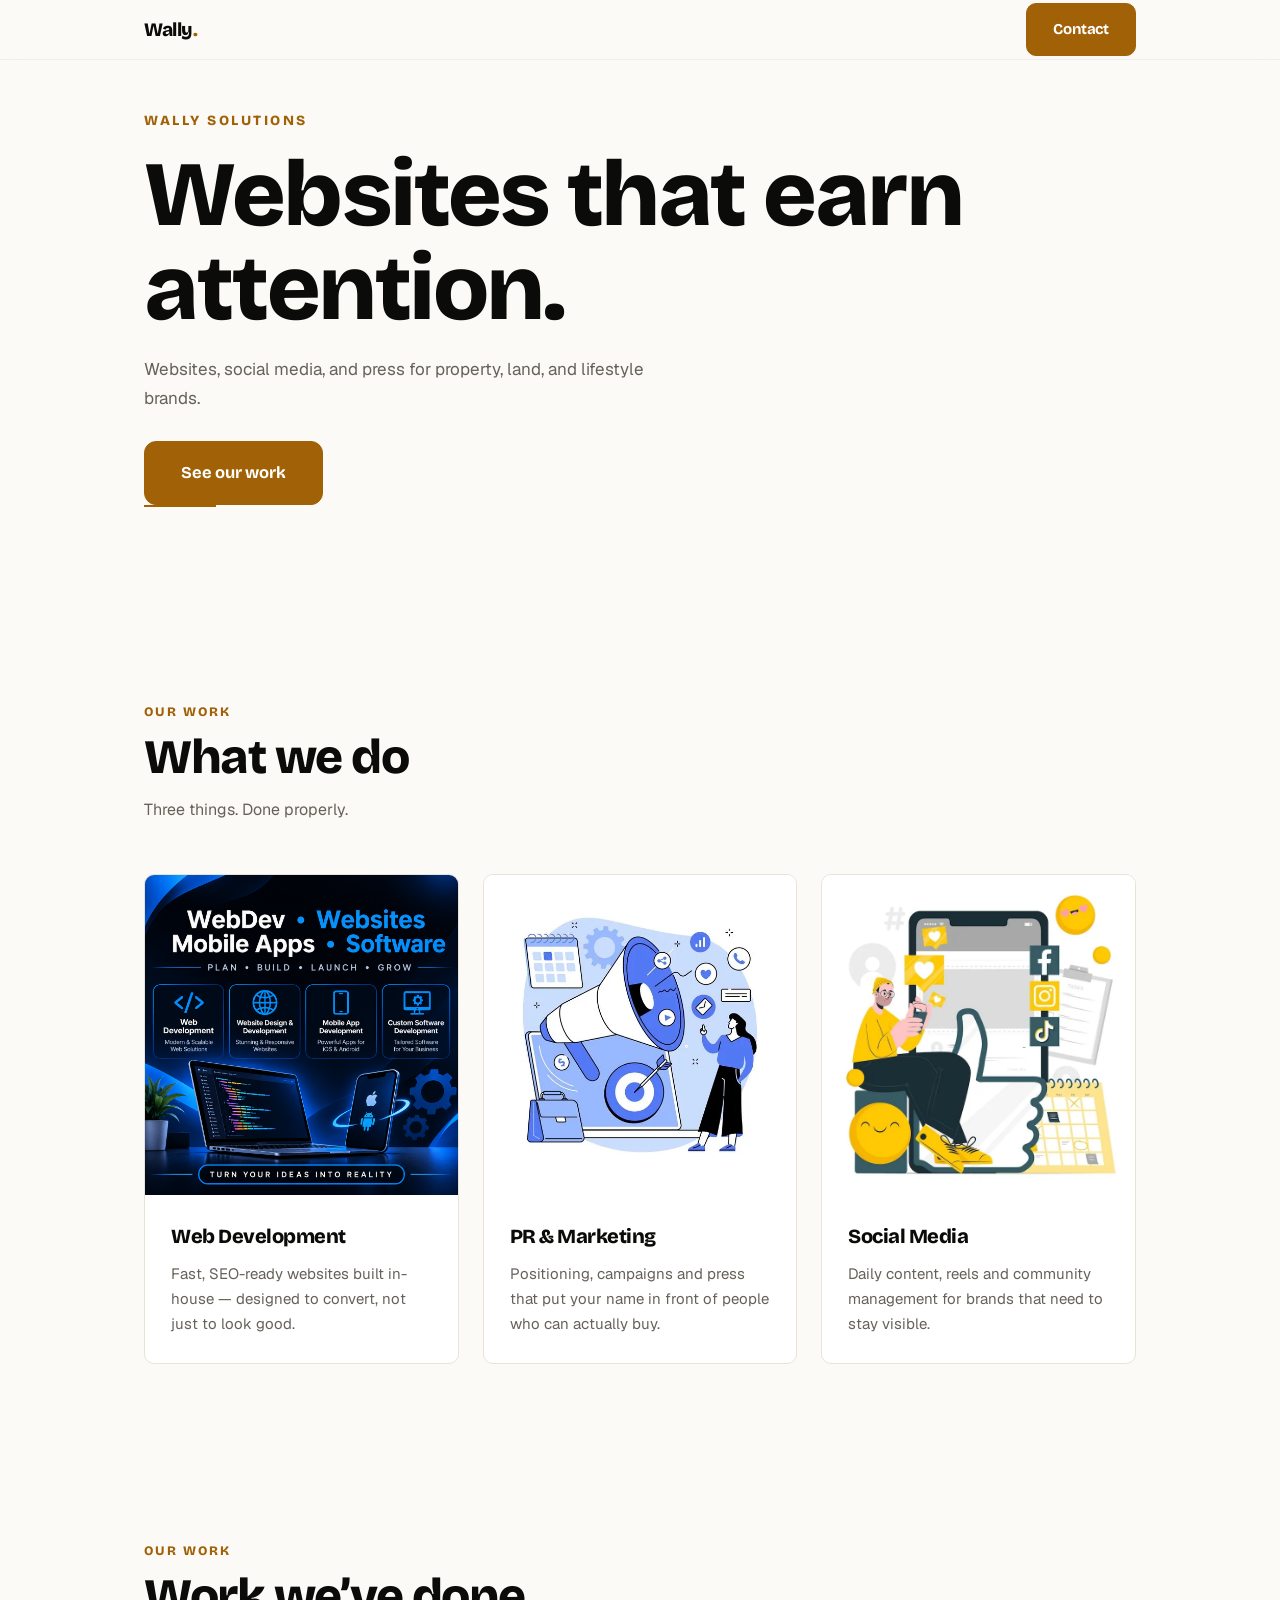
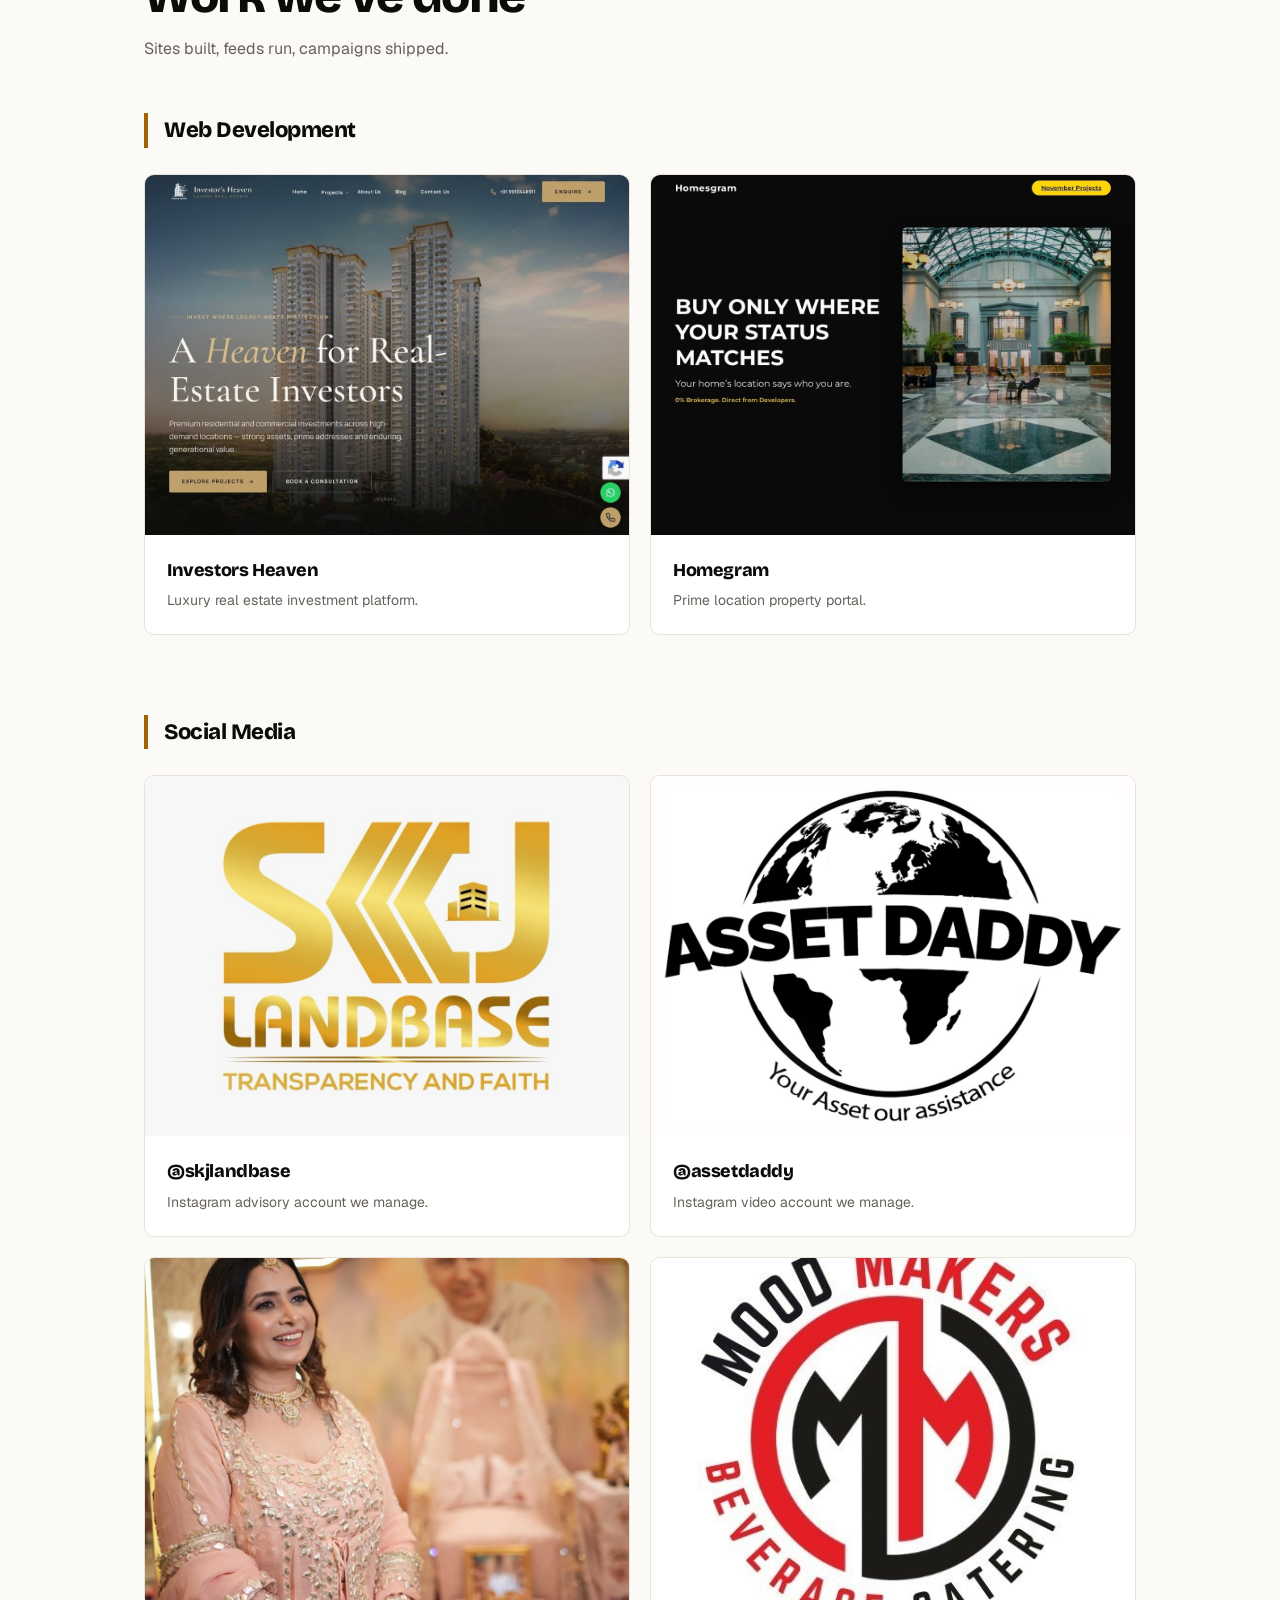
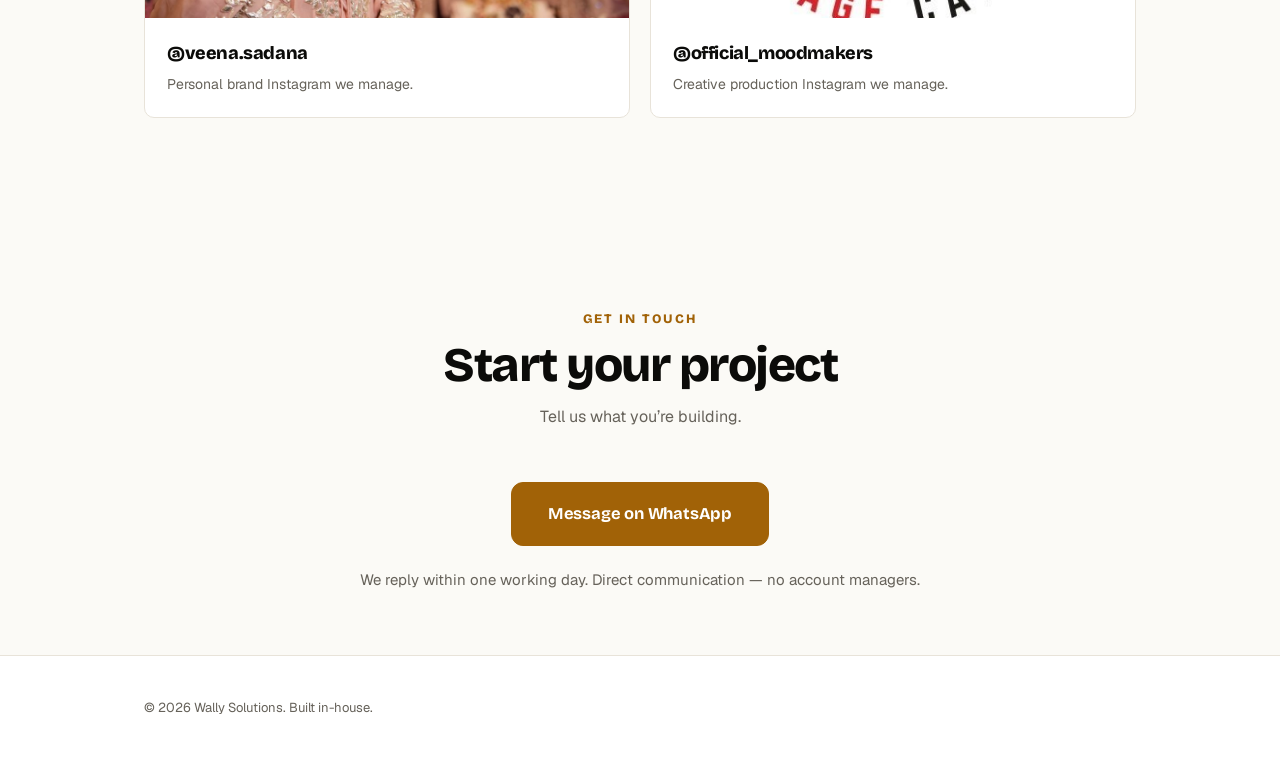
<file: index.html>
<!doctype html>
<html lang="en">
<head>
  <meta charset="utf-8" />
  <meta name="viewport" content="width=device-width, initial-scale=1.0" />
  <title>Wally Solutions | Websites, Social Media & PR</title>
  <meta
    name="description"
    content="Websites, social media, and press for property, land and lifestyle brands."
  />
  <link rel="canonical" href="https://wallysolutions.com/" />
  <meta name="theme-color" content="#fbfaf6" />

  <link rel="preload" href="assets/fonts/bricolage.woff2" as="font" type="font/woff2" crossorigin />
  <link rel="preload" href="assets/fonts/geist.woff2" as="font" type="font/woff2" crossorigin />
  <link rel="stylesheet" href="assets/css/style.css" />
</head>
<body>

  <!-- Header -->
  <header class="header" id="header">
    <div class="wrap">
      <a class="brand" href="/">Wally<span>.</span></a>
      <a href="#contact" class="btn btn--primary">Contact</a>
    </div>
  </header>

  <!-- Hero -->
  <section class="hero" id="hero">
    <div class="wrap hero__wrap">
      <div class="hero__eyebrow">Wally Solutions</div>
      <h1 class="hero__title">
        <span class="word">Websites</span>
        <span class="word">that</span>
        <span class="word">earn</span>
        <span class="word">attention.</span>
      </h1>
      <p class="hero__sub">
        Websites, social media, and press for property, land, and lifestyle brands.
      </p>
      <a href="#work" class="btn btn--primary btn--large">See our work</a>
      <div class="hero__line"></div>
    </div>
  </section>

  <!-- What We Do -->
  <section class="section" id="services">
    <div class="wrap">
      <div class="section-head">
        <span class="section__eyebrow">Our work</span>
        <h2 class="section__title">What we do</h2>
        <p class="section__intro">Three things. Done properly.</p>
      </div>

      <div class="services-grid">
        <article class="service card">
          <div class="service__image" style="background-image:url('assets/img/work-web-development.png')"></div>
          <div class="service__body">
            <h3 class="service__title">Web Development</h3>
            <p class="service__desc">Fast, SEO-ready websites built in-house — designed to convert, not just to look good.</p>
          </div>
        </article>

        <article class="service card">
          <div class="service__image" style="background-image:url('assets/img/work-pr-marketing.png')"></div>
          <div class="service__body">
            <h3 class="service__title">PR &amp; Marketing</h3>
            <p class="service__desc">Positioning, campaigns and press that put your name in front of people who can actually buy.</p>
          </div>
        </article>

        <article class="service card">
          <div class="service__image" style="background-image:url('assets/img/work-social-media.png')"></div>
          <div class="service__body">
            <h3 class="service__title">Social Media</h3>
            <p class="service__desc">Daily content, reels and community management for brands that need to stay visible.</p>
          </div>
        </article>
      </div>
    </div>
  </section>

  <!-- Work -->
  <section class="section section--work" id="work">
    <div class="wrap">
      <div class="section-head">
        <span class="section__eyebrow">Our work</span>
        <h2 class="section__title">Work we&rsquo;ve done</h2>
        <p class="section__intro">Sites built, feeds run, campaigns shipped.</p>
      </div>

      <!-- Web Development -->
      <div class="work-category">
        <h3 class="work-category__title">Web Development</h3>
        <div class="work-grid">
          <a href="https://investors-heaven.com/" target="_blank" rel="noopener" class="work-card">
            <img src="assets/img/work-investors-heaven.jpg" alt="Investors Heaven website" class="work-card__img" />
            <div class="work-card__body">
              <h4 class="work-card__title">Investors Heaven</h4>
              <p class="work-card__desc">Luxury real estate investment platform.</p>
            </div>
          </a>
          <a href="https://www.homegram.co.in/" target="_blank" rel="noopener" class="work-card">
            <img src="assets/img/work-homegram.jpg" alt="Homegram website" class="work-card__img" />
            <div class="work-card__body">
              <h4 class="work-card__title">Homegram</h4>
              <p class="work-card__desc">Prime location property portal.</p>
            </div>
          </a>
        </div>
      </div>

      <!-- Social Media -->
      <div class="work-category">
        <h3 class="work-category__title">Social Media</h3>
        <div class="work-grid">
          <a href="https://www.instagram.com/skjlandbase/" target="_blank" rel="noopener" class="work-card work-card--insta">
            <div class="work-card__img work-card__img--insta" style="background-image:url('assets/img/pfp-skjlandbase.png')"></div>
            <div class="work-card__body">
              <h4 class="work-card__title">@skjlandbase</h4>
              <p class="work-card__desc">Instagram advisory account we manage.</p>
            </div>
          </a>
          <a href="https://www.instagram.com/assetdaddy01/" target="_blank" rel="noopener" class="work-card work-card--insta">
            <div class="work-card__img work-card__img--insta" style="background-image:url('assets/img/pfp-assetdaddy.png')"></div>
            <div class="work-card__body">
              <h4 class="work-card__title">@assetdaddy</h4>
              <p class="work-card__desc">Instagram video account we manage.</p>
            </div>
          </a>
          <a href="https://www.instagram.com/veena.sadana/" target="_blank" rel="noopener" class="work-card work-card--insta">
            <div class="work-card__img work-card__img--insta" style="background-image:url('assets/img/pfp-veena-sadana.png')"></div>
            <div class="work-card__body">
              <h4 class="work-card__title">@veena.sadana</h4>
              <p class="work-card__desc">Personal brand Instagram we manage.</p>
            </div>
          </a>
          <a href="https://www.instagram.com/official_moodmakers/" target="_blank" rel="noopener" class="work-card work-card--insta">
            <div class="work-card__img work-card__img--insta" style="background-image:url('assets/img/pfp-moodmakers.png')"></div>
            <div class="work-card__body">
              <h4 class="work-card__title">@official_moodmakers</h4>
              <p class="work-card__desc">Creative production Instagram we manage.</p>
            </div>
          </a>
        </div>
      </div>
    </div>
  </section>

  <!-- Contact -->
  <section class="section section--contact" id="contact">
    <div class="wrap contact__wrap">
      <div class="section-head section-head--center">
        <span class="section__eyebrow">Get in touch</span>
        <h2 class="section__title">Start your project</h2>
        <p class="section__intro">Tell us what you&rsquo;re building.</p>
      </div>
      <a href="https://wa.me/918059224102" class="btn btn--primary btn--large">Message on WhatsApp</a>
      <p class="contact__note">We reply within one working day. Direct communication — no account managers.</p>
    </div>
  </section>

  <!-- Footer -->
  <footer class="footer">
    <div class="wrap footer__wrap">
      <p class="footer__copy">&copy; 2026 Wally Solutions. Built in-house.</p>
    </div>
  </footer>

  <script>
    /* Hero reveal animation — runs on load, staggered word reveal + accent line + CTA fade */
    (function(){
      const words = document.querySelectorAll('.hero__title .word');
      const line = document.querySelector('.hero__line');
      const cta = document.querySelector('.btn--large');

      words.forEach((w, i) => {
        w.style.opacity = '0';
        w.style.transform = 'translateY(40px)';
        w.style.transition = 'opacity 0.8s cubic-bezier(0.22, 1, 0.36, 1), transform 0.8s cubic-bezier(0.22, 1, 0.36, 1)';
      });

      words.forEach((w, i) => {
        setTimeout(() => {
          w.style.opacity = '1';
          w.style.transform = 'translateY(0)';
        }, 200 + i * 150);
      });

      setTimeout(() => {
        line.style.width = '72px';
        line.style.opacity = '1';
      }, 200 + words.length * 150 + 80);

      setTimeout(() => {
        cta.style.opacity = '1';
        cta.style.transform = 'translateY(0)';
      }, 200 + words.length * 150 + 200);

      cta.style.opacity = '0';
      cta.style.transform = 'translateY(24px)';
      cta.style.transition = 'opacity 0.7s cubic-bezier(0.22, 1, 0.36, 1), transform 0.7s cubic-bezier(0.22, 1, 0.36, 1)';
      line.style.width = '0';
      line.style.opacity = '0';
      line.style.transition = 'width 0.7s ease, opacity 0.4s ease';
    })();

    /* Header scroll effect */
    (function(){
      const header = document.getElementById('header');
      window.addEventListener('scroll', () => {
        if (window.scrollY > 40) {
          header.classList.add('header--scrolled');
        } else {
          header.classList.remove('header--scrolled');
        }
      });
    })();

  </script>
</body>
</html>
</file>
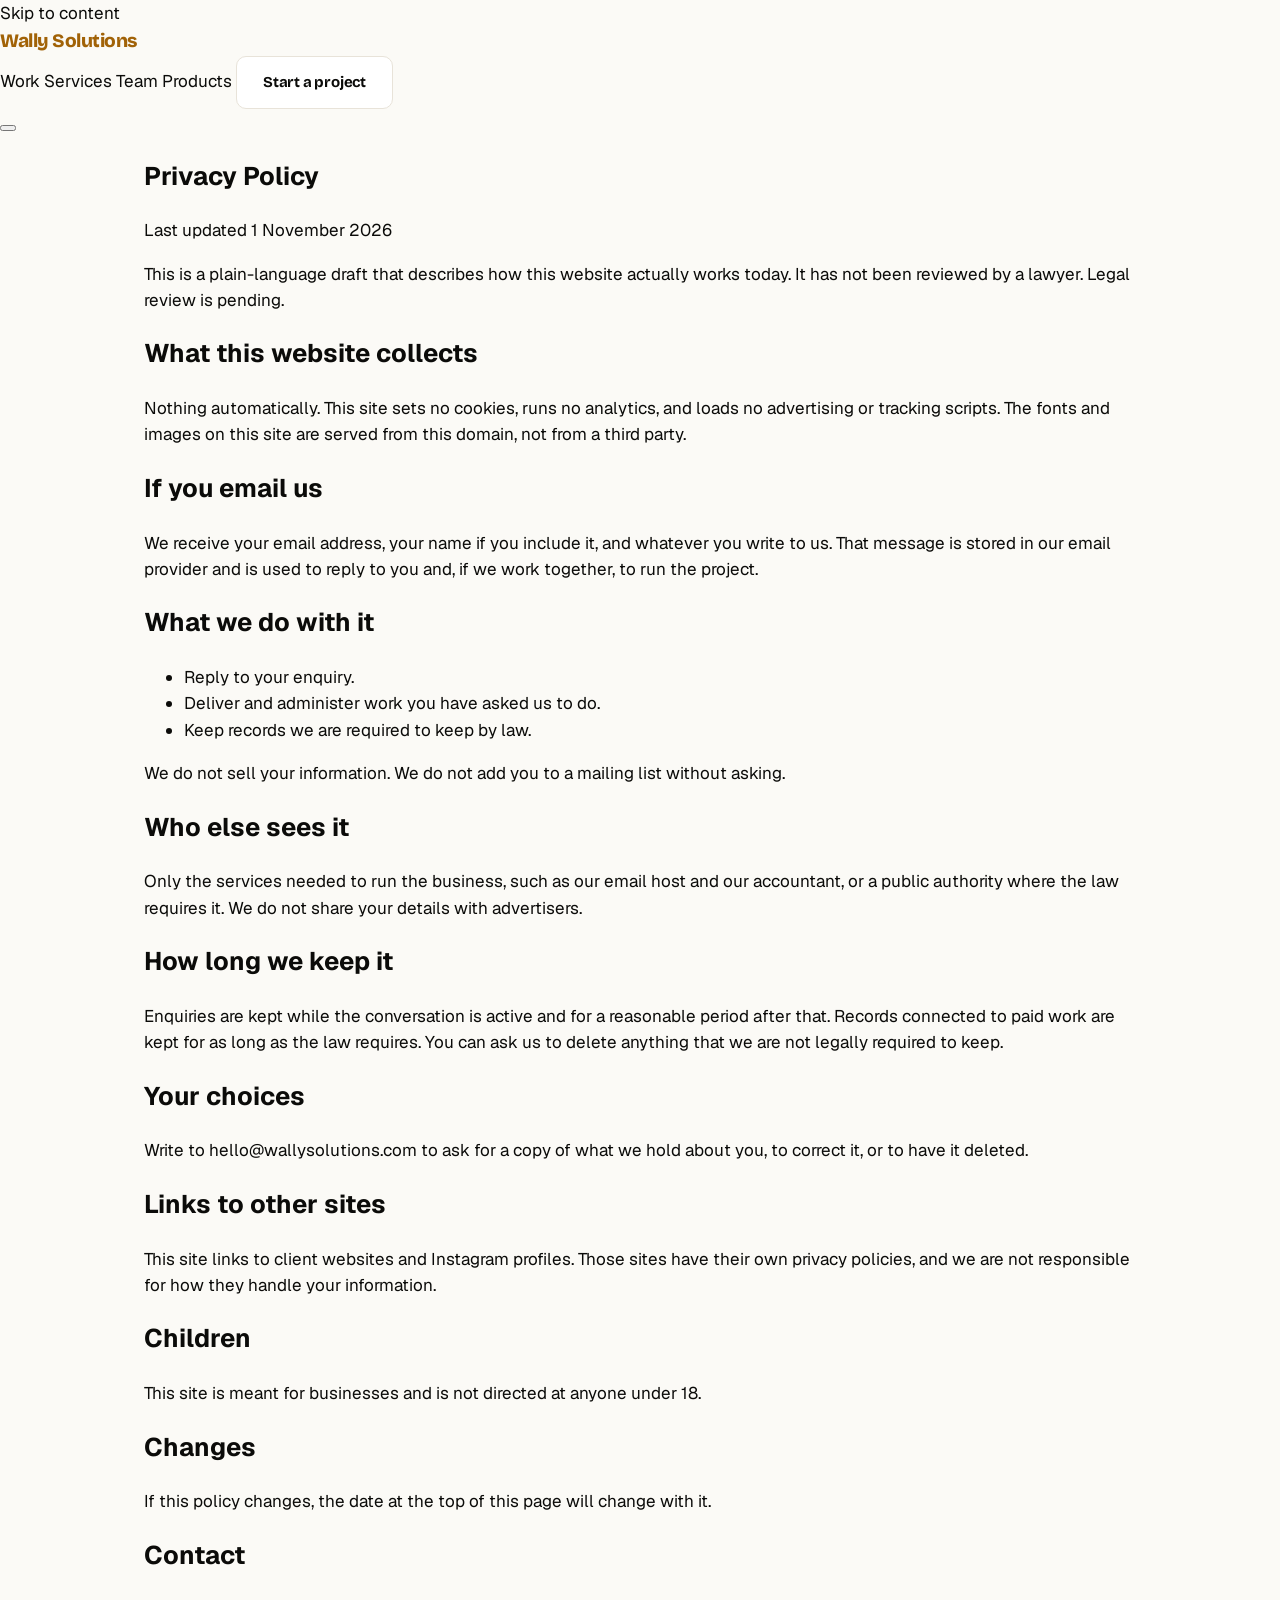
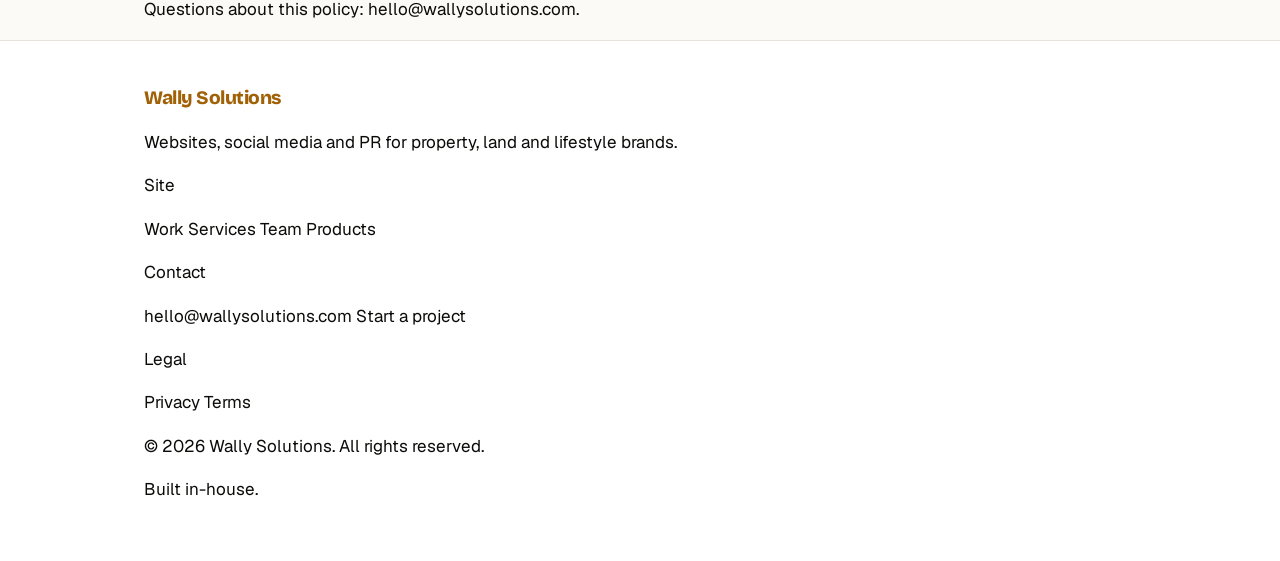
<file: privacy.html>
<!doctype html>
<html lang="en">
  <head>
    <meta charset="utf-8" />
    <meta name="viewport" content="width=device-width, initial-scale=1" />
    <title>Privacy Policy | Wally Solutions</title>
    <meta
      name="description"
      content="How Wally Solutions handles information collected through this website and by email."
    />
    <link rel="canonical" href="https://wallysolutions.com/privacy.html" />
    <meta name="theme-color" content="#f4f4f1" />
    <meta name="color-scheme" content="light" />
    <link rel="icon" href="assets/favicon.svg" type="image/svg+xml" />
    <link rel="stylesheet" href="assets/css/style.css" />
    <script>
      document.documentElement.classList.add("js");
    </script>
  </head>

  <body>
    <a class="skip" href="#main">Skip to content</a>

    <header class="nav" id="nav">
      <div class="nav__inner">
        <a class="brand" href="index.html" aria-label="Wally Solutions, home">
          <span class="brand__name">Wally</span>
          <span class="brand__sub">Solutions</span>
        </a>

        <nav class="nav__links" id="nav-menu" aria-label="Primary">
          <a href="index.html#work">Work</a>
          <a href="index.html#services">Services</a>
          <a href="index.html#team">Team</a>
          <a href="index.html#products">Products</a>
          <a class="btn btn--sm" href="index.html#contact">Start a project</a>
        </nav>

        <button
          class="nav__toggle"
          type="button"
          aria-expanded="false"
          aria-controls="nav-menu"
          aria-label="Open menu"
        >
          <span></span>
          <span></span>
        </button>
      </div>
    </header>

    <main id="main">
      <section class="legal">
        <div class="wrap">
          <div class="legal__inner">
            <h1 class="legal__title">Privacy Policy</h1>
            <p class="legal__meta">Last updated 1 November 2026</p>

            <div class="notice">
              This is a plain-language draft that describes how this website actually works today.
              It has not been reviewed by a lawyer. Legal review is pending.
            </div>

            <h2>What this website collects</h2>
            <p>
              Nothing automatically. This site sets no cookies, runs no analytics, and loads no
              advertising or tracking scripts. The fonts and images on this site are served from
              this domain, not from a third party.
            </p>

            <h2>If you email us</h2>
            <p>
              We receive your email address, your name if you include it, and whatever you write to
              us. That message is stored in our email provider and is used to reply to you and, if
              we work together, to run the project.
            </p>

            <h2>What we do with it</h2>
            <ul>
              <li>Reply to your enquiry.</li>
              <li>Deliver and administer work you have asked us to do.</li>
              <li>Keep records we are required to keep by law.</li>
            </ul>
            <p>
              We do not sell your information. We do not add you to a mailing list without asking.
            </p>

            <h2>Who else sees it</h2>
            <p>
              Only the services needed to run the business, such as our email host and our
              accountant, or a public authority where the law requires it. We do not share your
              details with advertisers.
            </p>

            <h2>How long we keep it</h2>
            <p>
              Enquiries are kept while the conversation is active and for a reasonable period after
              that. Records connected to paid work are kept for as long as the law requires. You can
              ask us to delete anything that we are not legally required to keep.
            </p>

            <h2>Your choices</h2>
            <p>
              Write to
              <a href="mailto:hello@wallysolutions.com">hello@wallysolutions.com</a> to ask for a
              copy of what we hold about you, to correct it, or to have it deleted.
            </p>

            <h2>Links to other sites</h2>
            <p>
              This site links to client websites and Instagram profiles. Those sites have their own
              privacy policies, and we are not responsible for how they handle your information.
            </p>

            <h2>Children</h2>
            <p>This site is meant for businesses and is not directed at anyone under 18.</p>

            <h2>Changes</h2>
            <p>
              If this policy changes, the date at the top of this page will change with it.
            </p>

            <h2>Contact</h2>
            <p>
              Questions about this policy:
              <a href="mailto:hello@wallysolutions.com">hello@wallysolutions.com</a>.
            </p>
          </div>
        </div>
      </section>
    </main>

    <div class="closing">
      <footer class="footer">
        <div class="wrap">
          <div class="footer__grid">
            <div>
              <a class="brand" href="index.html" aria-label="Wally Solutions, home">
                <span class="brand__name">Wally</span>
                <span class="brand__sub">Solutions</span>
              </a>
              <p class="footer__tag">
                Websites, social media and PR for property, land and lifestyle brands.
              </p>
            </div>

            <nav class="footer__col" aria-label="Site">
              <p class="footer__h">Site</p>
              <a href="index.html#work">Work</a>
              <a href="index.html#services">Services</a>
              <a href="index.html#team">Team</a>
              <a href="index.html#products">Products</a>
            </nav>

            <div class="footer__col">
              <p class="footer__h">Contact</p>
              <a href="mailto:hello@wallysolutions.com">hello@wallysolutions.com</a>
              <a href="index.html#contact">Start a project</a>
            </div>

            <div class="footer__col">
              <p class="footer__h">Legal</p>
              <a href="privacy.html">Privacy</a>
              <a href="terms.html">Terms</a>
            </div>
          </div>

          <div class="footer__bottom">
            <p>&copy; <span id="year">2026</span> Wally Solutions. All rights reserved.</p>
            <p>Built in-house.</p>
          </div>
        </div>
      </footer>
    </div>

    
    <script>window.addEventListener("load",function(){if(!document.querySelector("[data-reveal].is-in")){document.querySelectorAll("[data-reveal]").forEach(function(e){e.classList.add("is-in")})}});</script>
      <script src="assets/js/main.js" defer></script>
  </body>
</html>
</file>
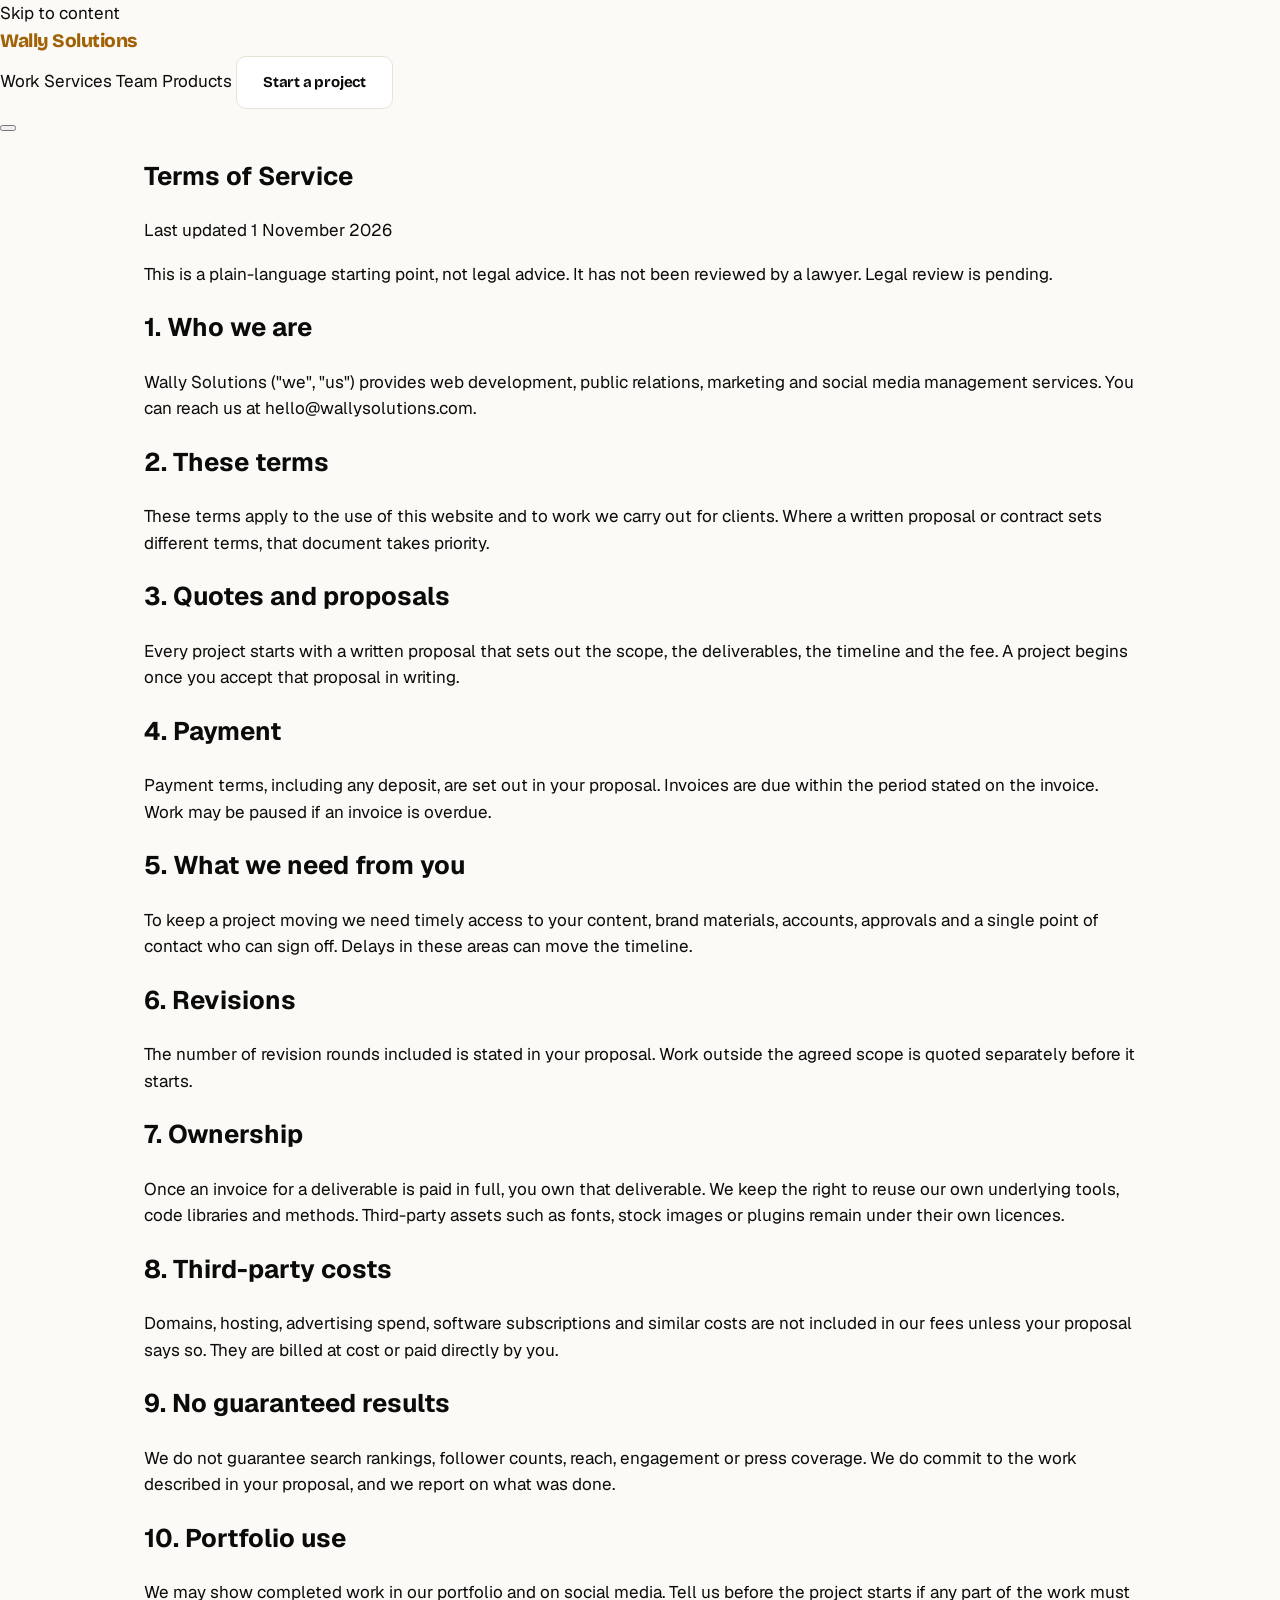
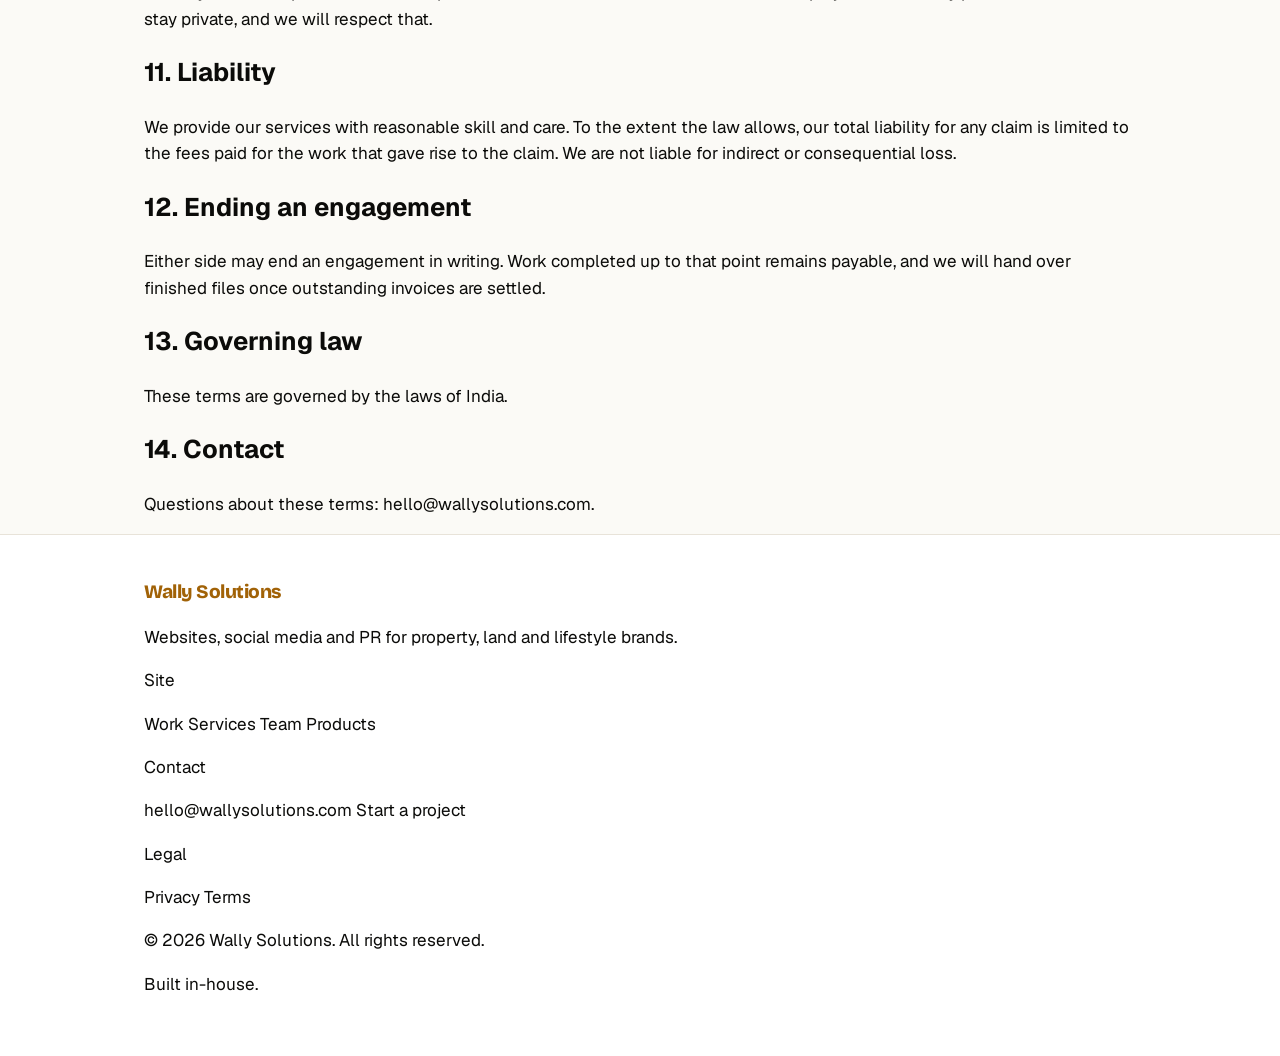
<file: terms.html>
<!doctype html>
<html lang="en">
  <head>
    <meta charset="utf-8" />
    <meta name="viewport" content="width=device-width, initial-scale=1" />
    <title>Terms of Service | Wally Solutions</title>
    <meta
      name="description"
      content="The terms that apply to work carried out by Wally Solutions for clients."
    />
    <link rel="canonical" href="https://wallysolutions.com/terms.html" />
    <meta name="theme-color" content="#f4f4f1" />
    <meta name="color-scheme" content="light" />
    <link rel="icon" href="assets/favicon.svg" type="image/svg+xml" />
    <link rel="stylesheet" href="assets/css/style.css" />
    <script>
      document.documentElement.classList.add("js");
    </script>
  </head>

  <body>
    <a class="skip" href="#main">Skip to content</a>

    <header class="nav" id="nav">
      <div class="nav__inner">
        <a class="brand" href="index.html" aria-label="Wally Solutions, home">
          <span class="brand__name">Wally</span>
          <span class="brand__sub">Solutions</span>
        </a>

        <nav class="nav__links" id="nav-menu" aria-label="Primary">
          <a href="index.html#work">Work</a>
          <a href="index.html#services">Services</a>
          <a href="index.html#team">Team</a>
          <a href="index.html#products">Products</a>
          <a class="btn btn--sm" href="index.html#contact">Start a project</a>
        </nav>

        <button
          class="nav__toggle"
          type="button"
          aria-expanded="false"
          aria-controls="nav-menu"
          aria-label="Open menu"
        >
          <span></span>
          <span></span>
        </button>
      </div>
    </header>

    <main id="main">
      <section class="legal">
        <div class="wrap">
          <div class="legal__inner">
            <h1 class="legal__title">Terms of Service</h1>
            <p class="legal__meta">Last updated 1 November 2026</p>

            <div class="notice">
              This is a plain-language starting point, not legal advice. It has not been reviewed
              by a lawyer. Legal review is pending.
            </div>

            <h2>1. Who we are</h2>
            <p>
              Wally Solutions ("we", "us") provides web development, public relations, marketing and
              social media management services. You can reach us at
              <a href="mailto:hello@wallysolutions.com">hello@wallysolutions.com</a>.
            </p>

            <h2>2. These terms</h2>
            <p>
              These terms apply to the use of this website and to work we carry out for clients.
              Where a written proposal or contract sets different terms, that document takes
              priority.
            </p>

            <h2>3. Quotes and proposals</h2>
            <p>
              Every project starts with a written proposal that sets out the scope, the
              deliverables, the timeline and the fee. A project begins once you accept that
              proposal in writing.
            </p>

            <h2>4. Payment</h2>
            <p>
              Payment terms, including any deposit, are set out in your proposal. Invoices are due
              within the period stated on the invoice. Work may be paused if an invoice is overdue.
            </p>

            <h2>5. What we need from you</h2>
            <p>
              To keep a project moving we need timely access to your content, brand materials,
              accounts, approvals and a single point of contact who can sign off. Delays in these
              areas can move the timeline.
            </p>

            <h2>6. Revisions</h2>
            <p>
              The number of revision rounds included is stated in your proposal. Work outside the
              agreed scope is quoted separately before it starts.
            </p>

            <h2>7. Ownership</h2>
            <p>
              Once an invoice for a deliverable is paid in full, you own that deliverable. We keep
              the right to reuse our own underlying tools, code libraries and methods. Third-party
              assets such as fonts, stock images or plugins remain under their own licences.
            </p>

            <h2>8. Third-party costs</h2>
            <p>
              Domains, hosting, advertising spend, software subscriptions and similar costs are not
              included in our fees unless your proposal says so. They are billed at cost or paid
              directly by you.
            </p>

            <h2>9. No guaranteed results</h2>
            <p>
              We do not guarantee search rankings, follower counts, reach, engagement or press
              coverage. We do commit to the work described in your proposal, and we report on what
              was done.
            </p>

            <h2>10. Portfolio use</h2>
            <p>
              We may show completed work in our portfolio and on social media. Tell us before the
              project starts if any part of the work must stay private, and we will respect that.
            </p>

            <h2>11. Liability</h2>
            <p>
              We provide our services with reasonable skill and care. To the extent the law allows,
              our total liability for any claim is limited to the fees paid for the work that gave
              rise to the claim. We are not liable for indirect or consequential loss.
            </p>

            <h2>12. Ending an engagement</h2>
            <p>
              Either side may end an engagement in writing. Work completed up to that point remains
              payable, and we will hand over finished files once outstanding invoices are settled.
            </p>

            <h2>13. Governing law</h2>
            <p>These terms are governed by the laws of India.</p>

            <h2>14. Contact</h2>
            <p>
              Questions about these terms:
              <a href="mailto:hello@wallysolutions.com">hello@wallysolutions.com</a>.
            </p>
          </div>
        </div>
      </section>
    </main>

    <div class="closing">
      <footer class="footer">
        <div class="wrap">
          <div class="footer__grid">
            <div>
              <a class="brand" href="index.html" aria-label="Wally Solutions, home">
                <span class="brand__name">Wally</span>
                <span class="brand__sub">Solutions</span>
              </a>
              <p class="footer__tag">
                Websites, social media and PR for property, land and lifestyle brands.
              </p>
            </div>

            <nav class="footer__col" aria-label="Site">
              <p class="footer__h">Site</p>
              <a href="index.html#work">Work</a>
              <a href="index.html#services">Services</a>
              <a href="index.html#team">Team</a>
              <a href="index.html#products">Products</a>
            </nav>

            <div class="footer__col">
              <p class="footer__h">Contact</p>
              <a href="mailto:hello@wallysolutions.com">hello@wallysolutions.com</a>
              <a href="index.html#contact">Start a project</a>
            </div>

            <div class="footer__col">
              <p class="footer__h">Legal</p>
              <a href="privacy.html">Privacy</a>
              <a href="terms.html">Terms</a>
            </div>
          </div>

          <div class="footer__bottom">
            <p>&copy; <span id="year">2026</span> Wally Solutions. All rights reserved.</p>
            <p>Built in-house.</p>
          </div>
        </div>
      </footer>
    </div>

    
    <script>window.addEventListener("load",function(){if(!document.querySelector("[data-reveal].is-in")){document.querySelectorAll("[data-reveal]").forEach(function(e){e.classList.add("is-in")})}});</script>
      <script src="assets/js/main.js" defer></script>
  </body>
</html>
</file>
<file: assets/css/style.css>
/* Wally Solutions — premium, human-made, mobile-first
   Warm, elegant palette: cream paper, deep ink, gold-bronze accent.
   Designed to feel like a real agency, not AI slop.
*/

@font-face {
  font-family: "Bricolage Grotesque";
  src: url("../fonts/bricolage.woff2") format("woff2");
  font-weight: 200 800;
  font-display: swap;
  font-style: normal;
}

@font-face {
  font-family: "Geist";
  src: url("../fonts/geist.woff2") format("woff2");
  font-weight: 100 900;
  font-display: swap;
  font-style: normal;
}

:root {
  --bg: #fbfaf6;
  --surface: #ffffff;
  --ink: #0b0b09;
  --muted: #66625a;
  --accent: #a16207;
  --accent-hover: #7c4d05;
  --border: #e8e3d9;
  --line: 1.55;
  --radius: 10px;
  --wrap: 1040px;
  --shadow: 0 24px 48px -16px rgba(0,0,0,0.07);
  --font-display: "Bricolage Grotesque", system-ui, sans-serif;
  --font-body: "Geist", system-ui, sans-serif;
}

*,
*::before,
*::after { box-sizing: border-box; }

html {
  scroll-behavior: smooth;
  -webkit-text-size-adjust: 100%;
}

body {
  margin: 0;
  background: var(--bg);
  color: var(--ink);
  font-family: var(--font-body);
  font-size: 17px;
  line-height: var(--line);
  -webkit-font-smoothing: antialiased;
  overflow-x: hidden;
}

img { max-width: 100%; display: block; }

a { color: inherit; text-decoration: none; }

::selection { background: var(--accent); color: #ffffff; }

.wrap {
  width: 100%;
  max-width: var(--wrap);
  margin-inline: auto;
  padding-inline: 24px;
}

/* ---------- Header ---------- */
.header {
  position: fixed;
  top: 0; left: 0; right: 0;
  z-index: 100;
  height: 60px;
  background: rgba(251, 250, 246, 0.85);
  backdrop-filter: blur(14px);
  border-bottom: 1px solid rgba(0,0,0,0.04);
}

.header--scrolled {
  background: rgba(251, 250, 246, 0.96);
  box-shadow: 0 4px 20px -8px rgba(0,0,0,0.05);
}

.header .wrap {
  display: flex;
  align-items: center;
  justify-content: space-between;
  height: 100%;
}

.brand {
  font-family: var(--font-display);
  font-weight: 800;
  font-size: 19px;
  letter-spacing: -0.5px;
  color: var(--ink);
}

.brand span {
  color: var(--accent);
}

/* ---------- Buttons ---------- */
.btn {
  display: inline-flex;
  align-items: center;
  justify-content: center;
  border: 1px solid var(--border);
  background: var(--surface);
  color: var(--ink);
  font-family: var(--font-display);
  font-weight: 700;
  font-size: 15px;
  letter-spacing: -0.2px;
  border-radius: var(--radius);
  padding: 14px 26px;
  cursor: pointer;
  transition: all 0.25s ease;
}

.btn--primary {
  border-color: var(--accent);
  background: var(--accent);
  color: #ffffff;
}

.btn--primary:hover {
  background: var(--accent-hover);
  border-color: var(--accent-hover);
  transform: translateY(-2px);
  box-shadow: 0 12px 28px -6px rgba(161, 98, 7, 0.35);
}

.btn--large {
  font-size: 16.5px;
  padding: 18px 36px;
  border-radius: 12px;
}

/* ---------- Hero ---------- */
.hero {
  position: relative;
  padding: 110px 0 100px;
  overflow: hidden;
  background: var(--bg);
}


.hero__wrap {
  position: relative;
  z-index: 1;
}

.hero__eyebrow {
  margin: 0 0 16px;
  font-family: var(--font-display);
  font-weight: 800;
  font-size: 14px;
  letter-spacing: 2.5px;
  text-transform: uppercase;
  color: var(--accent);
}

.hero__title {
  margin: 0 0 20px;
  font-family: var(--font-display);
  font-weight: 800;
  font-size: clamp(40px, 11vw, 84px);
  line-height: 1.02;
  letter-spacing: -2.5px;
  color: var(--ink);
}

.hero__title .word {
  display: inline-block;
}

.hero__sub {
  margin: 0 0 28px;
  font-size: 17px;
  color: var(--muted);
  max-width: 520px;
  line-height: 1.7;
}

.hero__line {
  width: 0;
  height: 2px;
  background: var(--accent);
  margin-bottom: 4px;
  opacity: 0;
}

/* ---------- Sections ---------- */
.section {
  padding: 86px 0;
}

.section--contact {
  padding: 100px 0 64px;
}

.section-head {
  margin-bottom: 52px;
}

.section-head--center { text-align: center; }

.section__eyebrow {
  display: inline-block;
  margin: 0 0 10px;
  font-family: var(--font-display);
  font-weight: 800;
  font-size: 13px;
  letter-spacing: 2px;
  text-transform: uppercase;
  color: var(--accent);
}

.section__title {
  margin: 0 0 14px;
  font-family: var(--font-display);
  font-weight: 800;
  font-size: clamp(30px, 6vw, 48px);
  line-height: 1.08;
  letter-spacing: -1.5px;
  color: var(--ink);
}

.section__intro {
  margin: 0;
  font-size: 16px;
  color: var(--muted);
  max-width: 560px;
}

.section-head--center .section__intro { margin-inline: auto; }

/* ---------- Services ---------- */
.services-grid {
  display: grid;
  grid-template-columns: 1fr;
  gap: 24px;
}

.service {
  display: flex;
  flex-direction: column;
  border: 1px solid var(--border);
  background: var(--surface);
  border-radius: var(--radius);
  overflow: hidden;
  transition: transform 0.25s ease, border-color 0.25s ease, box-shadow 0.25s ease;
}

.service:hover {
  transform: translateY(-4px);
  border-color: var(--accent);
  box-shadow: var(--shadow);
}

.service__image {
  width: 100%;
  height: 280px;
  background-size: cover;
  background-position: center;
  background-color: #e8e3d9;
}

.service__body {
  padding: 26px;
}

.service__title {
  margin: 0 0 10px;
  font-family: var(--font-display);
  font-weight: 800;
  font-size: 20px;
  letter-spacing: -0.5px;
  color: var(--ink);
}

.service__desc {
  margin: 0;
  font-size: 15px;
  color: var(--muted);
  line-height: 1.65;
}

/* ---------- Work ---------- */
.work-category {
  margin-bottom: 80px;
}

.work-category:last-child { margin-bottom: 0; }

.work-category__title {
  margin: 0 0 26px;
  font-family: var(--font-display);
  font-weight: 800;
  font-size: 22px;
  letter-spacing: -0.5px;
  color: var(--ink);
  border-left: 4px solid var(--accent);
  padding-left: 16px;
}

.work-grid {
  display: grid;
  grid-template-columns: 1fr;
  gap: 20px;
}

.work-card {
  border: 1px solid var(--border);
  border-radius: var(--radius);
  overflow: hidden;
  background: var(--surface);
  display: block;
  transition: transform 0.25s ease, border-color 0.25s ease, box-shadow 0.25s ease;
  text-decoration: none;
  color: inherit;
}

.work-card:hover {
  transform: translateY(-5px);
  border-color: var(--accent);
  box-shadow: var(--shadow);
}

.work-card__img {
  width: 100%;
  height: 320px;
  object-fit: cover;
  display: block;
}

.work-card__img--insta {
  height: 240px;
  background-size: cover;
  background-position: center;
  background-color: #e8e3d9;
}

.work-card__body {
  padding: 22px;
}

.work-card__title {
  margin: 0 0 6px;
  font-family: var(--font-display);
  font-weight: 800;
  font-size: 18px;
  letter-spacing: -0.4px;
  color: var(--ink);
}

.work-card__desc {
  margin: 0;
  font-size: 14px;
  color: var(--muted);
}

/* ---------- Contact ---------- */
.contact__wrap {
  max-width: 640px;
  margin-inline: auto;
  text-align: center;
}

.contact__note {
  margin: 22px 0 0;
  font-size: 15px;
  color: var(--muted);
}

/* ---------- Footer ---------- */
.footer {
  padding: 42px 0;
  border-top: 1px solid var(--border);
  background: var(--surface);
}

.footer__wrap {
  display: flex;
  justify-content: space-between;
  align-items: center;
  flex-wrap: wrap;
  gap: 12px;
}

.footer__copy {
  margin: 0;
  font-size: 13px;
  color: var(--muted);
}

/* ---------- Responsive ---------- */
@media (min-width: 640px) {
  .services-grid {
    grid-template-columns: repeat(3, 1fr);
  }
  .work-grid {
    grid-template-columns: repeat(2, 1fr);
  }
  .hero__title { font-size: clamp(48px, 12vw, 92px); }
}

@media (min-width: 1024px) {
  .work-card__img { height: 360px; }
  .service__image { height: 320px; }
}

/* ---------- Reduced motion ---------- */
@media (prefers-reduced-motion: reduce) {
  *, *::before, *::after {
    animation-duration: 0.01ms !important;
    animation-iteration-count: 1 !important;
    transition-duration: 0.01ms !important;
  }
  .hero__title .word {
    opacity: 1 !important;
    transform: none !important;
    transition: none !important;
  }
}
</file>
